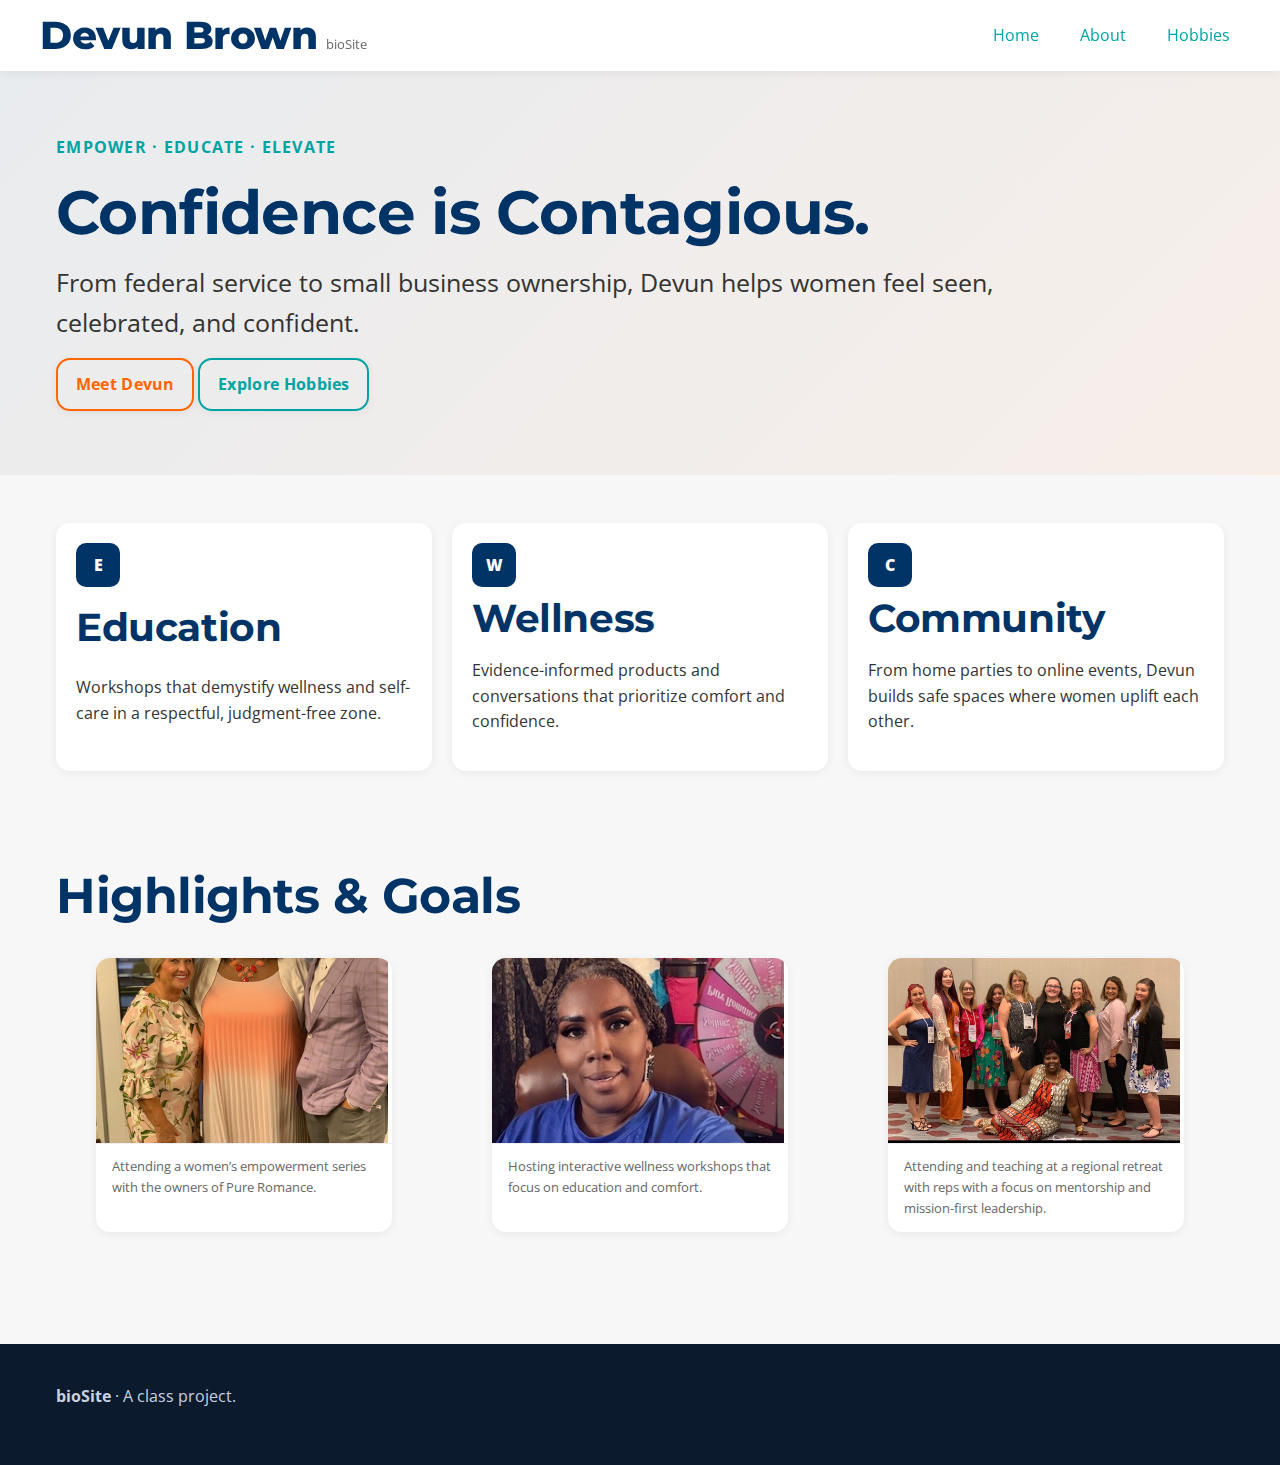
<file: index.html>
<!doctype html>
<html lang="en">
<head>
  <meta charset="utf-8" />
  <meta name="viewport" content="width=device-width, initial-scale=1" />
  <meta name="description" content="Landing page for Devun Shunta Brown — entrepreneur and former Air Force service member." />
  <title>bioSite · Devun Shunta Brown</title>
  <link rel="preconnect" href="https://fonts.googleapis.com">
  <link rel="preconnect" href="https://fonts.gstatic.com" crossorigin>
  <link href="https://fonts.googleapis.com/css2?family=Montserrat:wght@700;800&family=Open+Sans:wght@400;600;700&display=swap" rel="stylesheet">
  <link href="styles.css" rel="stylesheet" />
</head>
<body>
<header class="navbar">
  <div class="container inner">
    <a class="brand" href="index.html" aria-label="bioSite home">
      <h3>Devun Brown</h3><span class="tag">bioSite</span>
    </a>
    <nav aria-label="Primary">
      <a href="index.html">Home</a>
      <a href="about.html">About</a>
      <a href="hobbies.html">Hobbies</a>
    </nav>
  </div>
</header>

<main>
  <section class="hero">
    <div class="container">
      <p class="kicker">Empower · Educate · Elevate</p>
      <h1 class="title">Confidence is Contagious.</h1>
      <p class="sub lead">From federal service to small business ownership, Devun helps women feel seen, celebrated, and confident.</p>
      <p style="margin-top:1rem;">
        <a class="btn btn-primary" href="about.html">Meet Devun</a>
        <a class="btn btn-outline" href="hobbies.html">Explore Hobbies</a>
      </p>
    </div>
  </section>

  <section class="section">
    <div class="container grid grid-3">
      <div class="card feature">
        <div class="icon">E</div>
        <h3>Education</h3>
        <p>Workshops that demystify wellness and self-care in a respectful, judgment-free zone.</p>
      </div>
      <div class="card feature">
        <div class="icon">W</div>
        <h3>Wellness</h3>
        <p>Evidence-informed products and conversations that prioritize comfort and confidence.</p>
      </div>
      <div class="card feature">
        <div class="icon">C</div>
        <h3>Community</h3>
        <p>From home parties to online events, Devun builds safe spaces where women uplift each other.</p>
      </div>
    </div>
  </section>

  <section class="section">
    <div class="container">
      <h2>Highlights & Goals</h2>
      <div class="grid grid-3" style="margin-top:1rem;">
        <figure class="figure">
          <img src="https://jaebrow3.github.io/bioSite/images/IMG_0799.jpeg" alt="Book cover mockup for empowerment series">
          <figcaption>Attending a women’s empowerment series with the owners of Pure Romance.</figcaption>
        </figure>
        <figure class="figure">
          <img src="https://jaebrow3.github.io/bioSite/images/IMG_0800.jpeg" alt="Workshop snapshot">
          <figcaption>Hosting interactive wellness workshops that focus on education and comfort.</figcaption>
        </figure>
        <figure class="figure">
          <img src="https://jaebrow3.github.io/bioSite/images/IMG_0805.jpeg" alt="Team collaboration image">
          <figcaption>Attending and teaching at a regional retreat with reps with a focus on mentorship and mission-first leadership.</figcaption>
        </figure>
      </div>
    </div>
  </section>
</main>

<footer class="footer">
  <div class="container">
    <p><strong>bioSite</strong> · A class project.</p>
  </div>
</footer>
</body>
</html>
</file>
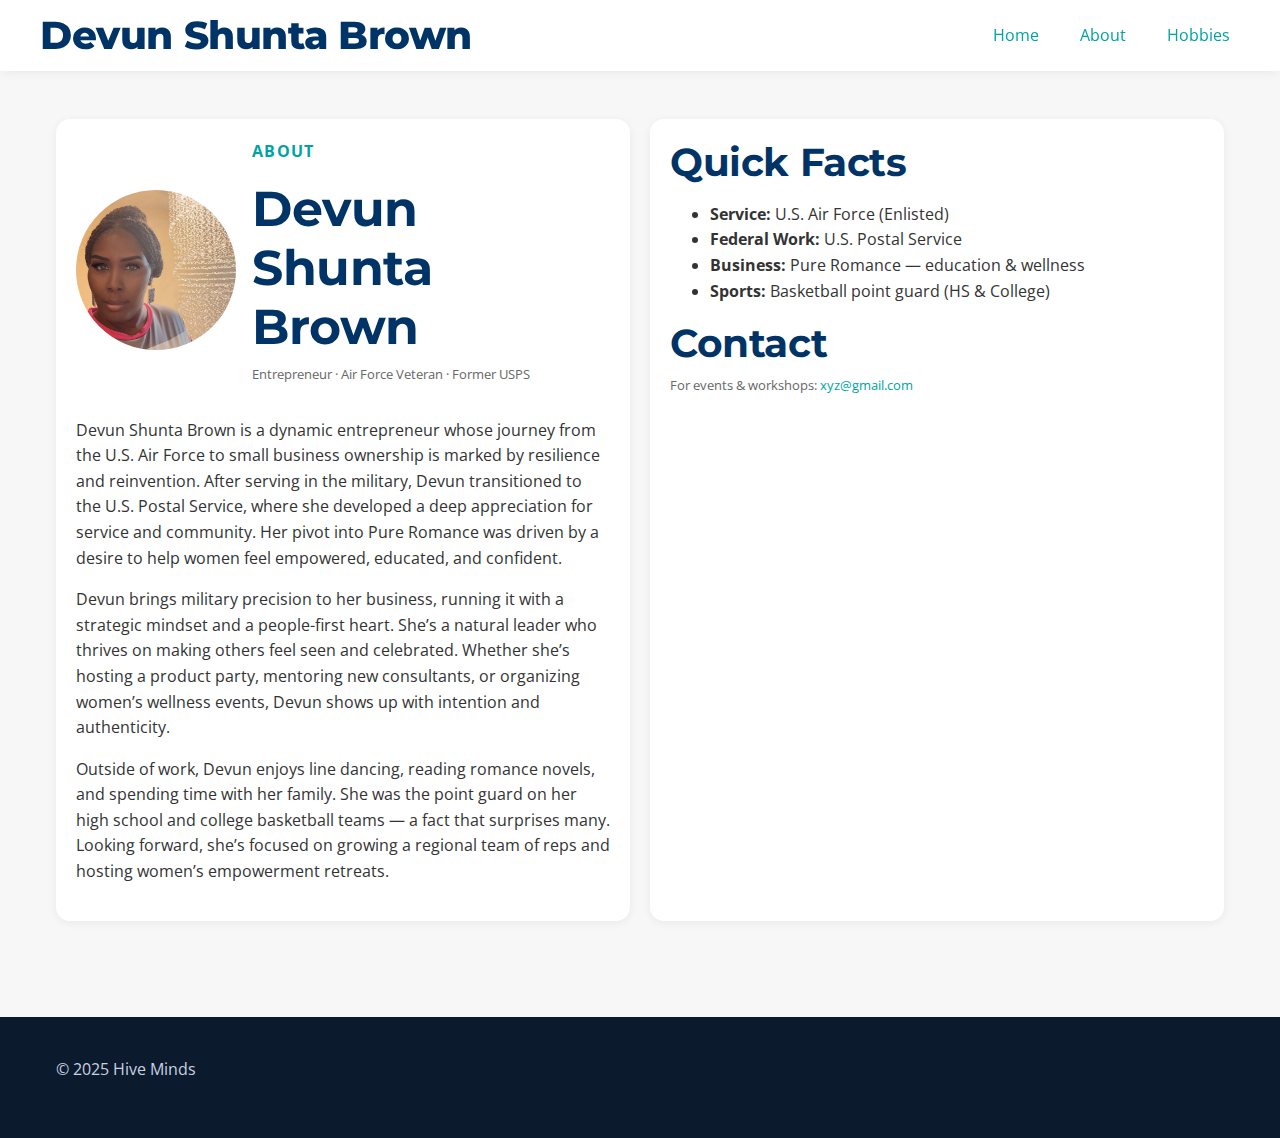
<file: about.html>
<!doctype html>
<html lang="en">
<head>
  <meta charset="utf-8" />
  <meta name="viewport" content="width=device-width, initial-scale=1" />
  <meta name="description" content="About page with bio and portrait for Devun Shunta Brown." />
  <title>About · Devun Shunta Brown</title>
  <link rel="preconnect" href="https://fonts.googleapis.com">
  <link rel="preconnect" href="https://fonts.gstatic.com" crossorigin>
  <link href="https://fonts.googleapis.com/css2?family=Montserrat:wght@700;800&family=Open+Sans:wght@400;600;700&display=swap" rel="stylesheet">
  <link href="styles.css" rel="stylesheet" />
</head>
<body>
<a class="skip-link" href="#main">Skip to content</a>
<header class="navbar">
  <div class="container inner">
    <a class="brand" href="index.html" aria-label="home">
      <h3>Devun Shunta Brown</h3>
    </a>
    <nav aria-label="Primary">
      <a href="index.html">Home</a>
      <a href="about.html" aria-current="page">About</a>
      <a href="hobbies.html">Hobbies</a>
    </nav>
  </div>
</header>

<main id="main" class="section">
  <div class="container grid grid-2">
    <article class="card" aria-labelledby="about-title">
      <div class="media" style="margin-bottom:1rem;">
        <img src="https://jaebrow3.github.io/bioSite/images/IMG_0795.jpeg" alt="Portrait of Devun Shunta Brown">
        <div>
          <p class="kicker">About</p>
          <h2 id="about-title">Devun Shunta Brown</h2>
          <p class="small">Entrepreneur · Air Force Veteran · Former USPS</p>
        </div>
      </div>
      <p>Devun Shunta Brown is a dynamic entrepreneur whose journey from the U.S. Air Force to small business ownership is marked by resilience and reinvention. After serving in the military, Devun transitioned to the U.S. Postal Service, where she developed a deep appreciation for service and community. Her pivot into Pure Romance was driven by a desire to help women feel empowered, educated, and confident.</p>
      <p>Devun brings military precision to her business, running it with a strategic mindset and a people-first heart. She’s a natural leader who thrives on making others feel seen and celebrated. Whether she’s hosting a product party, mentoring new consultants, or organizing women’s wellness events, Devun shows up with intention and authenticity.</p>
      <p>Outside of work, Devun enjoys line dancing, reading romance novels, and spending time with her family. She was the point guard on her high school and college basketball teams — a fact that surprises many. Looking forward, she’s focused on growing a regional team of reps and hosting women’s empowerment retreats.</p>
    </article>

    <aside class="card" aria-labelledby="facts">
      <h3 id="facts">Quick Facts</h3>
      <ul>
        <li><strong>Service:</strong> U.S. Air Force (Enlisted)</li>
        <li><strong>Federal Work:</strong> U.S. Postal Service</li>
        <li><strong>Business:</strong> Pure Romance — education & wellness</li>
        <li><strong>Sports:</strong> Basketball point guard (HS & College)</li>
      </ul>
      <h3 style="margin-top:1rem;">Contact</h3>
      <p class="small">For events & workshops: <a href="mailto:contact@example.com">xyz@gmail.com</a></p>
    </aside>
  </div>
</main>

<footer class="footer">
  <div class="container">
    <p>&copy; 2025 Hive Minds</p>
  </div>
</footer>
</body>
</html>
</file>
<file: styles.css>
:root {
  /* Colors */
  --color-primary: #003366;      /* Midnight Blue */
  --color-accent-1: #FF6600;     /* Orange (Meet Devun) */
  --color-accent-2: #00A3A3;     /* Teal (Explore Hobbies) */
  --color-bg: #F7F7F7;           /* Page background */
  --color-text: #333333;         /* Body text */
  --color-muted: #666666;        /* Secondary text */

  --radius: 14px;
  --shadow-sm: 0 2px 10px rgba(0,0,0,.06);
  --shadow-md: 0 8px 24px rgba(0,0,0,.08);

  --step--1: 0.833rem; /* small */
  --step-0:  1rem;     /* base */
  --step-1:  1.25rem;  /* h6-ish */
  --step-2:  1.563rem; /* h5 */
  --step-3:  1.953rem; /* h4 */
  --step-4:  2.441rem; /* h3 */
  --step-5:  3.052rem; /* h2 */
  --step-6:  3.815rem; /* h1 */

  --line-tight: 1.2;
  --line-normal: 1.6;
  --max-line: 68ch;

  --container: 1200px;
  --gutter: 1rem;
}

*,
*::before,
*::after { box-sizing: border-box; }

html { scroll-behavior: smooth; }

body {
  margin: 0;
  font-family: "Open Sans", system-ui, -apple-system, Segoe UI, Roboto, sans-serif;
  color: var(--color-text);
  background: var(--color-bg);
  line-height: var(--line-normal);
  font-size: 16px;
}

img { max-width: 100%; height: auto; display: block; }

a { color: var(--color-accent-2); text-decoration: none; }
a:hover, a:focus { text-decoration: underline; }

/* Headings */
h1, h2, h3, h4, h5, h6 {
  font-family: "Montserrat", Arial, Helvetica, sans-serif;
  line-height: var(--line-tight);
  letter-spacing: -0.01em;
  margin: 0 0 .5rem 0;
  color: var(--color-primary);
}
h1 { font-size: var(--step-6); }
h2 { font-size: var(--step-5); }
h3 { font-size: var(--step-4); }
h4 { font-size: var(--step-3); }
h5 { font-size: var(--step-2); }
h6 { font-size: var(--step-1); }

p {
  max-width: var(--max-line);
  font-size: var(--step-0);
  margin: 0 0 1rem 0;
}

/* Inline */
.small  { font-size: var(--step--1); color: var(--color-muted); }
.kicker { text-transform: uppercase; letter-spacing: .08em; font-weight: 700; color: var(--color-accent-2); }
.lead   { font-size: var(--step-2); color: var(--color-text); }

/* Buttons */
.btn {
  display: inline-block;
  padding: .75rem 1.1rem;
  border-radius: var(--radius);
  border: 2px solid;
  background: transparent;
  font-weight: 700;
  letter-spacing: .02em;
  transition: all .2s ease;
  box-shadow: var(--shadow-sm);
}
.btn:active { transform: translateY(1px); }

/* Orange outline → fill (Meet Devun) */
.btn-primary {
  color: var(--color-accent-1);
  border-color: var(--color-accent-1);
}
.btn-primary:hover,
.btn-primary:focus {
  background: var(--color-accent-1);
  color: #fff;
  box-shadow: var(--shadow-md);
}

/* Teal outline → fill (Explore Hobbies) */
.btn-outline {
  color: var(--color-accent-2);
  border-color: var(--color-accent-2);
}
.btn-outline:hover,
.btn-outline:focus {
  background: var(--color-accent-2);
  color: #fff;
  box-shadow: var(--shadow-md);
}

/* Forms */
label { display: block; font-weight: 600; margin: .35rem 0; }
input[type="text"], input[type="email"], textarea {
  width: 100%;
  padding: .75rem .9rem;
  border-radius: 10px;
  border: 1px solid #ddd;
  outline: none;
  font-size: 1rem;
}
input:focus, textarea:focus {
  border-color: var(--color-accent-2);
  box-shadow: 0 0 0 4px rgba(0,163,163,.12);
}

/* Figure (image + caption) */
.figure {
  background: #fff;
  border-radius: var(--radius);
  overflow: hidden;
  box-shadow: var(--shadow-sm);
}
.figure img {
  width: 103%;                 
  margin-left: -1.5%;          
  aspect-ratio: 16 / 10;       
  object-fit: cover;
  display: block;
}
.figure figcaption {
  padding: .75rem 1rem;
  font-size: var(--step--1);
  color: var(--color-muted);
  border-top: 1px solid #eee;
}

.container { max-width: var(--container); margin: 0 auto; padding: 0 var(--gutter); }
.section   { padding: 3rem 0; }

.grid { display: grid; gap: 1.25rem; }
.grid-2 { grid-template-columns: repeat(2, minmax(0,1fr)); }
.grid-3 { grid-template-columns: repeat(3, minmax(0,1fr)); }
@media (max-width: 900px) { .grid-2, .grid-3 { grid-template-columns: 1fr; } }

.card { background: #fff; border-radius: var(--radius); padding: 1.25rem; box-shadow: var(--shadow-sm); }

.muted { color: var(--color-muted); }


.media {
  display: grid; gap: 1rem;
  grid-template-columns: 160px 1fr;
  align-items: center;
}
.media img {
  border-radius: 50%;
  aspect-ratio: 1 / 1;
  object-fit: cover;
}
@media (max-width: 700px) { .media { grid-template-columns: 1fr; } }

.feature { display: grid; gap: .5rem; }
.feature .icon {
  width: 44px; height: 44px;
  border-radius: 10px;
  display: grid; place-items: center;
  background: var(--color-primary); color: #fff; font-weight: 800;
}

/* Header / Navbar */
.navbar {
  position: sticky; top: 0;
  background: #fff;
  box-shadow: var(--shadow-sm);
  z-index: 50;
}
.navbar .inner {
  display: flex; align-items: center; justify-content: space-between;
  padding: .75rem 0;
}
.brand { display: flex; align-items: baseline; gap: .5rem; }
.brand h3 { color: var(--color-primary); margin: 0; font-weight: 800; }
.brand .tag { font-size: var(--step--1); color: var(--color-muted); }
.navbar nav a {
  margin-left: 1rem; padding: .5rem .65rem; border-radius: 10px;
}
.navbar nav a:hover { background: rgba(0,0,0,.05); text-decoration: none; }
.navbar nav a:focus-visible { outline: 3px solid var(--color-accent-2); outline-offset: 2px; }

/* Hero block */
.hero {
  background: linear-gradient(135deg, rgba(0,51,102,.06), rgba(255,102,0,.06));
  padding: 4rem 0 3rem;
}
.hero .title { margin-bottom: .75rem; }
.hero .sub { max-width: 70ch; }

/* Footer */
.footer {
  background: #0b1b2d;
  color: #c9d1e1;
  padding: 2.5rem 0;
  margin-top: 3rem;
}
.footer a { color: #c9f0ef; }
.footer small { color: #93a4ba; display: block; margin-top: .25rem; }

/* Skip link */
.skip-link {
  position: absolute; left: -9999px; top: auto; width: 1px; height: 1px; overflow: hidden;
}
.skip-link:focus {
  position: static; width: auto; height: auto;
  background: #fff; padding: .5rem .75rem;
  border-radius: 8px; box-shadow: var(--shadow-sm);
}

/* Focus visible */
a:focus-visible, button:focus-visible {
  outline: 3px solid var(--color-accent-2);
  outline-offset: 2px;
}

html, body {
  height: 100%;
}

body {
  display: flex;
  flex-direction: column;
}

main {
  flex: 1;
}
</file>
